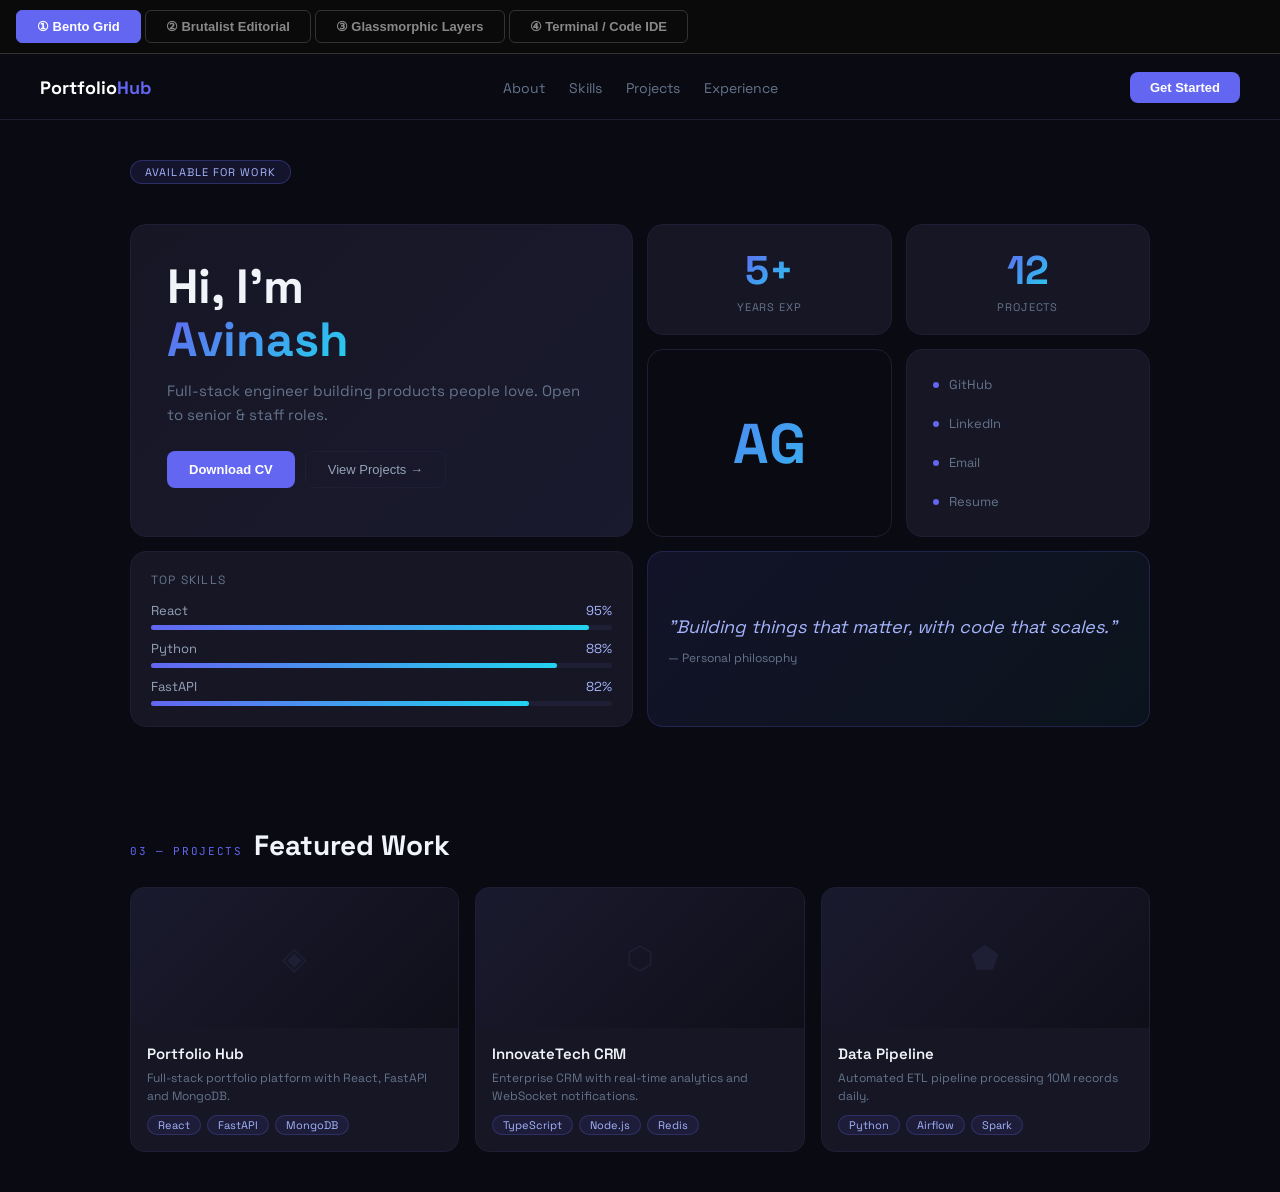
<file: public/design-preview.html>
<!DOCTYPE html>
<html lang="en">
<head>
<meta charset="UTF-8" />
<meta name="viewport" content="width=device-width, initial-scale=1.0"/>
<title>Design Previews</title>
<link href="https://fonts.googleapis.com/css2?family=Space+Grotesk:wght@400;500;600;700&family=Inter:wght@300;400;500;600&family=JetBrains+Mono:wght@400;500;700&family=Unbounded:wght@700;900&display=swap" rel="stylesheet"/>
<style>
*{margin:0;padding:0;box-sizing:border-box}
body{font-family:'Inter',sans-serif;background:#111}

/* Tab switcher */
.tabs{position:fixed;top:0;left:0;right:0;z-index:999;background:#0a0a0a;border-bottom:1px solid #333;display:flex;gap:4px;padding:10px 16px}
.tab{padding:8px 20px;border-radius:6px;cursor:pointer;font-size:13px;font-weight:600;border:1px solid #333;color:#888;background:transparent;transition:all .2s}
.tab.active{background:#6366f1;border-color:#6366f1;color:#fff}
.design{display:none;padding-top:56px}
.design.active{display:block}

/* ═══════════════════════════════════════════
   DESIGN 1 — BENTO GRID
═══════════════════════════════════════════ */
#d1{background:#0a0a12;color:#f1f5f9;font-family:'Space Grotesk',sans-serif}

.d1-nav{padding:16px 40px;display:flex;justify-content:space-between;align-items:center;border-bottom:1px solid #1e1e35}
.d1-logo{font-weight:700;font-size:18px;color:#fff}
.d1-logo span{color:#6366f1}
.d1-nav-links{display:flex;gap:24px}
.d1-nav-links a{color:#64748b;text-decoration:none;font-size:14px;transition:color .2s}
.d1-nav-links a:hover{color:#fff}
.d1-nav-btn{background:#6366f1;color:#fff;border:none;padding:8px 20px;border-radius:8px;font-size:13px;font-weight:600;cursor:pointer}

.d1-hero{padding:40px 40px 60px;max-width:1100px;margin:0 auto}
.d1-tag{display:inline-block;background:rgba(99,102,241,.12);color:#a5b4fc;border:1px solid rgba(99,102,241,.3);padding:4px 14px;border-radius:999px;font-size:11px;letter-spacing:.1em;text-transform:uppercase;margin-bottom:20px}

/* BENTO GRID */
.bento{display:grid;grid-template-columns:repeat(4,1fr);grid-template-rows:auto;gap:14px;margin-top:20px}

.bento-card{background:#161625;border:1px solid #1e1e35;border-radius:16px;padding:20px;transition:border-color .3s,box-shadow .3s}
.bento-card:hover{border-color:rgba(99,102,241,.5);box-shadow:0 0 20px rgba(99,102,241,.15)}

.b-intro{grid-column:span 2;grid-row:span 2;background:linear-gradient(135deg,#161625,#1a1a2e);padding:36px}
.b-intro h1{font-size:48px;font-weight:700;line-height:1.1;margin-bottom:12px}
.b-intro h1 span{background:linear-gradient(135deg,#6366f1,#22d3ee);-webkit-background-clip:text;-webkit-text-fill-color:transparent}
.b-intro p{color:#64748b;font-size:15px;margin-bottom:24px;line-height:1.6}
.b-intro-btns{display:flex;gap:10px}
.btn-p{background:#6366f1;color:#fff;border:none;padding:10px 22px;border-radius:8px;font-size:13px;font-weight:600;cursor:pointer}
.btn-g{background:transparent;color:#94a3b8;border:1px solid #1e1e35;padding:10px 22px;border-radius:8px;font-size:13px;font-weight:500;cursor:pointer}

.b-stat{display:flex;flex-direction:column;align-items:center;justify-content:center;text-align:center}
.b-stat .num{font-size:40px;font-weight:700;background:linear-gradient(135deg,#6366f1,#22d3ee);-webkit-background-clip:text;-webkit-text-fill-color:transparent}
.b-stat .lbl{font-size:11px;color:#64748b;text-transform:uppercase;letter-spacing:.08em;margin-top:4px}

.b-skill{display:flex;flex-direction:column;gap:10px}
.b-skill .s-row{display:flex;justify-content:space-between;align-items:center;font-size:13px;color:#94a3b8}
.b-skill .bar{background:#1e1e35;border-radius:999px;height:5px;margin-top:6px}
.b-skill .fill{height:100%;border-radius:999px;background:linear-gradient(90deg,#6366f1,#22d3ee)}

.b-avatar{display:flex;align-items:center;justify-content:center;background:linear-gradient(135deg,#6366f1,#22d3ee);border-radius:16px;font-size:56px;font-weight:700;color:transparent;-webkit-background-clip:text;background-clip:text;min-height:120px}

.b-links{display:flex;flex-direction:column;gap:10px}
.b-link{display:flex;align-items:center;gap:10px;color:#64748b;font-size:13px;text-decoration:none;padding:6px;border-radius:8px;transition:color .2s,background .2s}
.b-link:hover{color:#a5b4fc;background:rgba(99,102,241,.08)}
.b-link-dot{width:6px;height:6px;background:#6366f1;border-radius:50%}

.b-dark-card{background:linear-gradient(135deg,rgba(99,102,241,.1),rgba(34,211,238,.05));border:1px solid rgba(99,102,241,.2)}

/* Project grid under hero */
.d1-section{padding:40px;max-width:1100px;margin:0 auto}
.sec-hdr{display:flex;align-items:baseline;gap:12px;margin-bottom:24px}
.sec-num{font-size:11px;color:#6366f1;letter-spacing:.15em;text-transform:uppercase;font-family:'JetBrains Mono',monospace}
.sec-title{font-size:28px;font-weight:700;color:#f1f5f9}

.proj-grid{display:grid;grid-template-columns:repeat(3,1fr);gap:16px}
.proj-card{background:#161625;border:1px solid #1e1e35;border-radius:14px;overflow:hidden;cursor:pointer;transition:all .3s}
.proj-card:hover{border-color:rgba(99,102,241,.5);transform:translateY(-4px);box-shadow:0 12px 40px rgba(0,0,0,.4)}
.proj-img{height:140px;background:linear-gradient(135deg,#1a1a2e,#0f0f1a);display:flex;align-items:center;justify-content:center;font-size:32px;color:#1e1e35}
.proj-body{padding:16px}
.proj-title{font-size:15px;font-weight:600;color:#f1f5f9;margin-bottom:6px}
.proj-desc{font-size:12px;color:#64748b;line-height:1.5;margin-bottom:10px}
.proj-tags{display:flex;flex-wrap:wrap;gap:6px}
.tag{background:rgba(99,102,241,.1);color:#a5b4fc;border:1px solid rgba(99,102,241,.25);padding:2px 10px;border-radius:999px;font-size:11px}

/* ═══════════════════════════════════════════
   DESIGN 2 — BRUTALIST EDITORIAL
═══════════════════════════════════════════ */
#d2{background:#0c0c0c;color:#f5f5f5;font-family:'Space Grotesk',sans-serif}

.d2-nav{display:flex;justify-content:space-between;align-items:center;padding:20px 60px;border-bottom:1px solid #222}
.d2-logo{font-family:'Unbounded',sans-serif;font-size:14px;font-weight:900;letter-spacing:-.02em}
.d2-nav-r{display:flex;gap:32px;align-items:center}
.d2-nav-r a{color:#666;text-decoration:none;font-size:13px;letter-spacing:.08em;text-transform:uppercase;transition:color .2s}
.d2-nav-r a:hover{color:#fff}

.d2-hero{padding:60px 60px 0;position:relative;overflow:hidden}
.d2-available{display:inline-flex;align-items:center;gap:8px;background:#111;border:1px solid #333;padding:6px 16px;border-radius:999px;font-size:12px;color:#888;margin-bottom:40px}
.d2-dot{width:8px;height:8px;background:#22d3ee;border-radius:50%;animation:pulse 2s infinite}
@keyframes pulse{0%,100%{opacity:1}50%{opacity:.3}}

.d2-name{font-family:'Unbounded',sans-serif;font-size:clamp(56px,8vw,100px);font-weight:900;line-height:.9;letter-spacing:-.04em;text-transform:uppercase;margin-bottom:0}
.d2-name .accent{color:#6366f1}
.d2-name .outline{-webkit-text-stroke:2px #333;color:transparent}

.d2-belt{display:flex;justify-content:space-between;align-items:flex-end;margin-top:24px;padding-bottom:40px;border-bottom:1px solid #222}
.d2-role{font-size:18px;color:#888;max-width:320px;line-height:1.5}
.d2-role strong{color:#f5f5f5}
.d2-stats{display:flex;gap:40px}
.d2-stat .n{font-family:'Unbounded',sans-serif;font-size:36px;font-weight:900;color:#f5f5f5}
.d2-stat .l{font-size:11px;color:#555;text-transform:uppercase;letter-spacing:.1em;margin-top:4px}

/* Big decorative number */
.d2-section{position:relative;padding:60px;overflow:hidden}
.d2-deco-num{position:absolute;top:-20px;right:40px;font-family:'Unbounded',sans-serif;font-size:200px;font-weight:900;color:#111;line-height:1;pointer-events:none;user-select:none;z-index:0}
.d2-sec-hdr{position:relative;z-index:1;display:flex;align-items:center;gap:16px;margin-bottom:48px}
.d2-sec-line{flex:1;height:1px;background:#222}
.d2-sec-label{font-size:11px;color:#555;text-transform:uppercase;letter-spacing:.2em;white-space:nowrap}
.d2-sec-title{font-family:'Unbounded',sans-serif;font-size:40px;font-weight:900;letter-spacing:-.03em;position:relative;z-index:1;margin-bottom:40px}

/* Editorial project */
.d2-proj{display:grid;grid-template-columns:1fr 1fr;gap:0;border:1px solid #222;border-radius:4px;overflow:hidden;margin-bottom:24px;position:relative;z-index:1}
.d2-proj.flip{direction:rtl}
.d2-proj.flip > *{direction:ltr}
.d2-proj-img{height:260px;background:linear-gradient(135deg,#1a1a2e,#0f0f1a);display:flex;align-items:center;justify-content:center;font-size:48px;color:#222}
.d2-proj-body{padding:40px;display:flex;flex-direction:column;justify-content:space-between;background:#0f0f0f}
.d2-proj-num{font-family:'JetBrains Mono',monospace;font-size:11px;color:#555;margin-bottom:12px;letter-spacing:.1em}
.d2-proj-title{font-family:'Unbounded',sans-serif;font-size:22px;font-weight:900;letter-spacing:-.02em;margin-bottom:12px;color:#f5f5f5}
.d2-proj-desc{font-size:13px;color:#666;line-height:1.7;margin-bottom:20px}
.d2-proj-link{font-size:12px;color:#6366f1;text-decoration:none;letter-spacing:.08em;text-transform:uppercase;display:inline-flex;align-items:center;gap:6px}
.d2-proj-link::after{content:'→'}

/* Skills as flat chips */
.d2-skills{display:flex;flex-wrap:wrap;gap:12px;position:relative;z-index:1}
.d2-skill-chip{border:1px solid #222;padding:10px 20px;font-size:13px;color:#888;cursor:default;transition:all .2s}
.d2-skill-chip:hover{border-color:#6366f1;color:#f5f5f5;background:#6366f1}

/* ═══════════════════════════════════════════
   DESIGN 3 — GLASSMORPHIC LAYERS
═══════════════════════════════════════════ */
#d3{min-height:100vh;background:#080812;color:#f1f5f9;font-family:'Inter',sans-serif;position:relative}

.d3-mesh{position:fixed;inset:0;z-index:0;pointer-events:none;background:
  radial-gradient(ellipse at 20% 20%, rgba(99,102,241,.25) 0%, transparent 50%),
  radial-gradient(ellipse at 80% 80%, rgba(139,92,246,.2) 0%, transparent 50%),
  radial-gradient(ellipse at 50% 50%, rgba(34,211,238,.1) 0%, transparent 60%)}
.d3-noise{position:fixed;inset:0;z-index:1;pointer-events:none;opacity:.03;background-image:url("data:image/svg+xml,%3Csvg viewBox='0 0 256 256' xmlns='http://www.w3.org/2000/svg'%3E%3Cfilter id='n'%3E%3CfeTurbulence type='fractalNoise' baseFrequency='0.9' numOctaves='4' stitchTiles='stitch'/%3E%3C/filter%3E%3Crect width='100%25' height='100%25' filter='url(%23n)'/%3E%3C/svg%3E")}

.d3-wrap{position:relative;z-index:2}
.d3-nav{padding:20px 40px;display:flex;justify-content:space-between;align-items:center}
.d3-glass-nav{background:rgba(255,255,255,.04);backdrop-filter:blur(20px);border:1px solid rgba(255,255,255,.08);padding:10px 24px;border-radius:999px;display:flex;gap:24px;align-items:center}
.d3-glass-nav a{color:#64748b;text-decoration:none;font-size:13px;transition:color .2s}
.d3-glass-nav a:hover{color:#f1f5f9}
.d3-hero{padding:60px 40px;display:flex;flex-direction:column;align-items:center;text-align:center;gap:60px}
.d3-hero-inner{position:relative;max-width:700px}

/* Floating cards */
.d3-card{background:rgba(255,255,255,.05);backdrop-filter:blur(24px);border:1px solid rgba(255,255,255,.1);border-radius:20px;padding:24px}

.d3-hero-name{font-family:'Space Grotesk',sans-serif;font-size:64px;font-weight:700;line-height:1.05;margin:24px 0 16px}
.d3-hero-name .g{background:linear-gradient(135deg,#818cf8,#22d3ee);-webkit-background-clip:text;-webkit-text-fill-color:transparent}
.d3-hero-role{font-size:18px;color:#64748b;margin-bottom:32px}
.d3-hero-btns{display:flex;gap:12px;justify-content:center}
.d3-btn-glow{background:linear-gradient(135deg,#6366f1,#8b5cf6);color:#fff;border:none;padding:12px 28px;border-radius:12px;font-size:14px;font-weight:600;cursor:pointer;box-shadow:0 0 30px rgba(99,102,241,.4);transition:box-shadow .3s}
.d3-btn-glow:hover{box-shadow:0 0 50px rgba(99,102,241,.7)}
.d3-btn-ghost{background:rgba(255,255,255,.06);color:#94a3b8;border:1px solid rgba(255,255,255,.1);padding:12px 28px;border-radius:12px;font-size:14px;cursor:pointer}

/* Floating stat cards */
.d3-stats-row{display:flex;gap:16px;justify-content:center}
.d3-stat-card{text-align:center;padding:20px 32px;background:rgba(255,255,255,.05);backdrop-filter:blur(20px);border:1px solid rgba(255,255,255,.08);border-radius:16px}
.d3-stat-card .n{font-family:'Space Grotesk',sans-serif;font-size:36px;font-weight:700;background:linear-gradient(135deg,#818cf8,#22d3ee);-webkit-background-clip:text;-webkit-text-fill-color:transparent}
.d3-stat-card .l{font-size:12px;color:#64748b;margin-top:4px;text-transform:uppercase;letter-spacing:.07em}

/* Skills rings */
.d3-skills-section{padding:60px 40px;max-width:900px;margin:0 auto}
.d3-skills-grid{display:grid;grid-template-columns:repeat(4,1fr);gap:20px;margin-top:32px}
.d3-ring-card{background:rgba(255,255,255,.04);backdrop-filter:blur(20px);border:1px solid rgba(255,255,255,.08);border-radius:20px;padding:24px;display:flex;flex-direction:column;align-items:center;text-align:center;gap:12px;transition:border-color .3s,box-shadow .3s}
.d3-ring-card:hover{border-color:rgba(99,102,241,.4);box-shadow:0 0 30px rgba(99,102,241,.15)}
.ring-svg{width:80px;height:80px}
.ring-track{fill:none;stroke:rgba(99,102,241,.15);stroke-width:6}
.ring-fill{fill:none;stroke-width:6;stroke-linecap:round;transform:rotate(-90deg);transform-origin:50% 50%}
.ring-label{font-family:'Space Grotesk',sans-serif;font-size:14px;font-weight:600;color:#f1f5f9}
.ring-sub{font-size:11px;color:#64748b}

.d3-sec-hdr{text-align:center;margin-bottom:8px}
.d3-sec-label{font-size:11px;color:#6366f1;text-transform:uppercase;letter-spacing:.15em;font-family:'JetBrains Mono',monospace}
.d3-sec-title{font-family:'Space Grotesk',sans-serif;font-size:32px;font-weight:700;color:#f1f5f9;margin-top:8px}

/* ═══════════════════════════════════════════
   DESIGN 4 — TERMINAL / CODE IDE
═══════════════════════════════════════════ */
#d4{background:#0d1117;color:#e6edf3;font-family:'JetBrains Mono',monospace}

.d4-titlebar{background:#161b22;border-bottom:1px solid #30363d;padding:10px 16px;display:flex;align-items:center;gap:8px}
.d4-dots{display:flex;gap:6px}
.d4-dots span{width:12px;height:12px;border-radius:50%}
.d4-dots .r{background:#ff5f57}
.d4-dots .y{background:#febc2e}
.d4-dots .g{background:#28c840}
.d4-filename{margin-left:12px;font-size:12px;color:#8b949e;letter-spacing:.02em}
.d4-tabs{display:flex;gap:0;border-bottom:1px solid #21262d}
.d4-tab-item{padding:8px 24px;font-size:12px;color:#8b949e;border-right:1px solid #21262d;cursor:pointer;transition:all .2s;border-bottom:2px solid transparent}
.d4-tab-item.active{color:#e6edf3;border-bottom-color:#6366f1;background:#0d1117}

.d4-content{display:grid;grid-template-columns:240px 1fr;min-height:calc(100vh - 100px)}
.d4-sidebar{background:#161b22;border-right:1px solid #21262d;padding:16px 0}
.d4-sidebar-sec{margin-bottom:16px}
.d4-sidebar-hdr{padding:6px 16px;font-size:10px;color:#8b949e;text-transform:uppercase;letter-spacing:.1em}
.d4-sidebar-item{padding:5px 16px 5px 28px;font-size:12px;color:#8b949e;cursor:pointer;transition:all .2s;display:flex;align-items:center;gap:8px}
.d4-sidebar-item:hover,.d4-sidebar-item.active{background:rgba(99,102,241,.1);color:#e6edf3}
.d4-sidebar-item::before{content:'';width:6px;height:6px;background:#6366f1;border-radius:50%;opacity:0}
.d4-sidebar-item.active::before{opacity:1}

.d4-editor{padding:0;overflow:hidden}
.d4-line-area{display:grid;grid-template-columns:48px 1fr}
.d4-line-nums{background:#0d1117;padding:24px 0;text-align:right;border-right:1px solid #21262d}
.d4-ln{font-size:12px;color:#3d444d;padding:0 12px 0 0;line-height:24px}
.d4-code{padding:24px 24px;font-size:13px;line-height:24px;overflow-x:auto}

/* Syntax colors */
.kw{color:#ff7b72}   /* keywords */
.fn{color:#d2a8ff}   /* functions */
.str{color:#a5d6ff}  /* strings */
.num{color:#79c0ff}  /* numbers */
.cmt{color:#8b949e;font-style:italic}  /* comments */
.prop{color:#e3b341} /* properties */
.cls{color:#ffa657}  /* class names */
.var{color:#e6edf3}  /* variables */
.punct{color:#e6edf3}

/* Hero terminal */
.d4-terminal-hero{padding:40px}
.d4-prompt-line{display:flex;align-items:flex-start;gap:12px;margin-bottom:8px}
.d4-prompt{color:#6366f1;font-size:14px}
.d4-cmd{color:#e6edf3;font-size:14px}
.d4-output{padding-left:28px;margin-bottom:20px}
.d4-output p{font-size:13px;line-height:1.8}
.d4-ascii-name{font-size:clamp(22px,3vw,40px);font-weight:700;font-family:'Space Grotesk',sans-serif;background:linear-gradient(135deg,#6366f1,#22d3ee);-webkit-background-clip:text;-webkit-text-fill-color:transparent;margin-bottom:4px;line-height:1.1}
.d4-output .role{color:#a5d6ff;font-size:13px}
.d4-output .sub{color:#8b949e;font-size:12px}
.blink{animation:blink 1s step-end infinite;color:#6366f1}
@keyframes blink{0%,100%{opacity:1}50%{opacity:0}}

.d4-skills-section{padding:0 40px 40px}
.d4-skill-rows{display:grid;grid-template-columns:1fr 1fr;gap:0}
.d4-skill-cat{padding-right:40px;border-right:1px solid #21262d}
.d4-skill-cat:last-child{border-right:none;padding-left:40px;padding-right:0}
.d4-cat-hdr{font-size:12px;color:#8b949e;margin-bottom:12px;padding-bottom:8px;border-bottom:1px solid #21262d}
.d4-skill-item{display:flex;justify-content:space-between;align-items:center;margin-bottom:10px;font-size:12px}
.d4-skill-name{color:#e3b341}
.d4-skill-dots{display:flex;gap:3px}
.d4-skill-dot{width:10px;height:10px;border-radius:2px;background:#21262d}
.d4-skill-dot.on{background:#6366f1}

.d4-git-section{padding:0 40px 40px}
.d4-git-log{background:#0a0c10;border:1px solid #21262d;border-radius:6px;padding:16px;font-size:12px}
.d4-git-entry{display:flex;align-items:flex-start;gap:12px;margin-bottom:14px;padding-bottom:14px;border-bottom:1px solid #161b22}
.d4-git-entry:last-child{border-bottom:none;margin-bottom:0;padding-bottom:0}
.d4-hash{color:#d2a8ff;min-width:52px}
.d4-msg{color:#e6edf3}
.d4-author{color:#8b949e;font-size:11px;margin-top:2px}
.d4-date{color:#8b949e;font-size:11px;margin-left:auto;white-space:nowrap}
</style>
</head>
<body>

<div class="tabs">
  <button class="tab active" onclick="show('d1',this)">① Bento Grid</button>
  <button class="tab" onclick="show('d2',this)">② Brutalist Editorial</button>
  <button class="tab" onclick="show('d3',this)">③ Glassmorphic Layers</button>
  <button class="tab" onclick="show('d4',this)">④ Terminal / Code IDE</button>
</div>

<!-- ══════════ DESIGN 1: BENTO ══════════ -->
<div id="d1" class="design active">
  <nav class="d1-nav">
    <div class="d1-logo">Portfolio<span>Hub</span></div>
    <div class="d1-nav-links">
      <a href="#">About</a><a href="#">Skills</a><a href="#">Projects</a><a href="#">Experience</a>
    </div>
    <button class="d1-nav-btn">Get Started</button>
  </nav>

  <div class="d1-hero">
    <span class="d1-tag">Available for work</span>
    <div class="bento">
      <!-- INTRO 2x2 -->
      <div class="bento-card b-intro">
        <h1>Hi, I'm<br/><span>Avinash</span></h1>
        <p>Full-stack engineer building products people love. Open to senior & staff roles.</p>
        <div class="b-intro-btns">
          <button class="btn-p">Download CV</button>
          <button class="btn-g">View Projects →</button>
        </div>
      </div>

      <!-- STAT: Years -->
      <div class="bento-card b-stat">
        <div class="num">5+</div>
        <div class="lbl">Years Exp</div>
      </div>

      <!-- STAT: Projects -->
      <div class="bento-card b-stat">
        <div class="num">12</div>
        <div class="lbl">Projects</div>
      </div>

      <!-- AVATAR -->
      <div class="bento-card b-avatar">AG</div>

      <!-- LINKS -->
      <div class="bento-card b-links">
        <a href="#" class="b-link"><span class="b-link-dot"></span>GitHub</a>
        <a href="#" class="b-link"><span class="b-link-dot"></span>LinkedIn</a>
        <a href="#" class="b-link"><span class="b-link-dot"></span>Email</a>
        <a href="#" class="b-link"><span class="b-link-dot"></span>Resume</a>
      </div>

      <!-- TOP SKILL -->
      <div class="bento-card b-skill" style="grid-column:span 2">
        <div style="font-size:12px;color:#64748b;text-transform:uppercase;letter-spacing:.1em;margin-bottom:4px">Top Skills</div>
        <div><div class="s-row"><span>React</span><span style="color:#a5b4fc">95%</span></div><div class="bar"><div class="fill" style="width:95%"></div></div></div>
        <div><div class="s-row"><span>Python</span><span style="color:#a5b4fc">88%</span></div><div class="bar"><div class="fill" style="width:88%"></div></div></div>
        <div><div class="s-row"><span>FastAPI</span><span style="color:#a5b4fc">82%</span></div><div class="bar"><div class="fill" style="width:82%"></div></div></div>
      </div>

      <!-- QUOTE card -->
      <div class="bento-card b-dark-card" style="grid-column:span 2;display:flex;flex-direction:column;justify-content:center">
        <div style="font-size:18px;color:#a5b4fc;font-style:italic;line-height:1.5">"Building things that matter, with code that scales."</div>
        <div style="font-size:12px;color:#64748b;margin-top:10px">— Personal philosophy</div>
      </div>
    </div>
  </div>

  <!-- Projects section -->
  <div class="d1-section">
    <div class="sec-hdr">
      <span class="sec-num">03 — Projects</span>
      <div class="sec-title">Featured Work</div>
    </div>
    <div class="proj-grid">
      <div class="proj-card">
        <div class="proj-img">◈</div>
        <div class="proj-body">
          <div class="proj-title">Portfolio Hub</div>
          <div class="proj-desc">Full-stack portfolio platform with React, FastAPI and MongoDB.</div>
          <div class="proj-tags"><span class="tag">React</span><span class="tag">FastAPI</span><span class="tag">MongoDB</span></div>
        </div>
      </div>
      <div class="proj-card">
        <div class="proj-img">⬡</div>
        <div class="proj-body">
          <div class="proj-title">InnovateTech CRM</div>
          <div class="proj-desc">Enterprise CRM with real-time analytics and WebSocket notifications.</div>
          <div class="proj-tags"><span class="tag">TypeScript</span><span class="tag">Node.js</span><span class="tag">Redis</span></div>
        </div>
      </div>
      <div class="proj-card">
        <div class="proj-img">⬟</div>
        <div class="proj-body">
          <div class="proj-title">Data Pipeline</div>
          <div class="proj-desc">Automated ETL pipeline processing 10M records daily.</div>
          <div class="proj-tags"><span class="tag">Python</span><span class="tag">Airflow</span><span class="tag">Spark</span></div>
        </div>
      </div>
    </div>
  </div>
</div>

<!-- ══════════ DESIGN 2: BRUTALIST ══════════ -->
<div id="d2" class="design">
  <nav class="d2-nav">
    <div class="d2-logo">AG</div>
    <div class="d2-nav-r">
      <a href="#">Work</a><a href="#">About</a><a href="#">Skills</a><a href="#">Contact</a>
      <div style="background:#6366f1;color:#fff;padding:8px 20px;font-size:12px;letter-spacing:.08em;text-transform:uppercase;cursor:pointer">Hire Me →</div>
    </div>
  </nav>

  <div class="d2-hero">
    <div class="d2-available"><span class="d2-dot"></span> Open to work</div>
    <div class="d2-name">
      AVINASH<br/>
      <span class="outline">GUPTA</span>
    </div>
    <div class="d2-belt">
      <div class="d2-role">
        <strong>Software Engineer</strong> crafting high-performance<br/>
        web applications and scalable systems.
      </div>
      <div class="d2-stats">
        <div class="d2-stat"><div class="n">5+</div><div class="l">Years</div></div>
        <div class="d2-stat"><div class="n">12</div><div class="l">Projects</div></div>
        <div class="d2-stat"><div class="n">3</div><div class="l">Companies</div></div>
      </div>
    </div>
  </div>

  <!-- Projects section with big deco number -->
  <div class="d2-section">
    <div class="d2-deco-num">01</div>
    <div class="d2-sec-hdr">
      <span class="d2-sec-label">Selected work</span>
      <div class="d2-sec-line"></div>
    </div>
    <div class="d2-sec-title">Projects</div>

    <div class="d2-proj">
      <div class="d2-proj-img">⬡</div>
      <div class="d2-proj-body">
        <div>
          <div class="d2-proj-num">Project — 01</div>
          <div class="d2-proj-title">Portfolio Hub</div>
          <div class="d2-proj-desc">A full-stack platform for building and sharing professional portfolios. Built with React, FastAPI, and MongoDB. Features real-time messaging via WebSocket.</div>
        </div>
        <div style="display:flex;justify-content:space-between;align-items:flex-end">
          <div style="display:flex;gap:10px;flex-wrap:wrap">
            <span style="border:1px solid #333;padding:4px 12px;font-size:11px;color:#666;text-transform:uppercase;letter-spacing:.08em">React</span>
            <span style="border:1px solid #333;padding:4px 12px;font-size:11px;color:#666;text-transform:uppercase;letter-spacing:.08em">FastAPI</span>
            <span style="border:1px solid #333;padding:4px 12px;font-size:11px;color:#666;text-transform:uppercase;letter-spacing:.08em">MongoDB</span>
          </div>
          <a href="#" class="d2-proj-link">View Project</a>
        </div>
      </div>
    </div>

    <div class="d2-proj flip">
      <div class="d2-proj-img">◈</div>
      <div class="d2-proj-body">
        <div>
          <div class="d2-proj-num">Project — 02</div>
          <div class="d2-proj-title">InnovateTech CRM</div>
          <div class="d2-proj-desc">Enterprise-grade CRM system with real-time analytics dashboard, role-based access control, and live notification system.</div>
        </div>
        <div style="display:flex;justify-content:space-between;align-items:flex-end">
          <div style="display:flex;gap:10px;flex-wrap:wrap">
            <span style="border:1px solid #333;padding:4px 12px;font-size:11px;color:#666;text-transform:uppercase;letter-spacing:.08em">TypeScript</span>
            <span style="border:1px solid #333;padding:4px 12px;font-size:11px;color:#666;text-transform:uppercase;letter-spacing:.08em">Node.js</span>
          </div>
          <a href="#" class="d2-proj-link">View Project</a>
        </div>
      </div>
    </div>
  </div>

  <!-- Skills flat chips -->
  <div class="d2-section" style="border-top:1px solid #222">
    <div class="d2-deco-num">02</div>
    <div class="d2-sec-hdr"><span class="d2-sec-label">Capabilities</span><div class="d2-sec-line"></div></div>
    <div class="d2-sec-title">Skills</div>
    <div class="d2-skills">
      <div class="d2-skill-chip">React</div><div class="d2-skill-chip">TypeScript</div><div class="d2-skill-chip">Python</div><div class="d2-skill-chip">FastAPI</div><div class="d2-skill-chip">MongoDB</div><div class="d2-skill-chip">Node.js</div><div class="d2-skill-chip">PostgreSQL</div><div class="d2-skill-chip">Docker</div><div class="d2-skill-chip">AWS</div><div class="d2-skill-chip">Redis</div><div class="d2-skill-chip">GraphQL</div><div class="d2-skill-chip">Tailwind CSS</div>
    </div>
  </div>
</div>

<!-- ══════════ DESIGN 3: GLASSMORPHIC ══════════ -->
<div id="d3" class="design">
  <div class="d3-mesh"></div>
  <div class="d3-noise"></div>
  <div class="d3-wrap">
    <nav class="d3-nav">
      <div style="font-family:'Space Grotesk',sans-serif;font-weight:700;font-size:16px">Portfolio<span style="color:#818cf8">Hub</span></div>
      <div class="d3-glass-nav">
        <a href="#">About</a><a href="#">Skills</a><a href="#">Projects</a><a href="#">Contact</a>
      </div>
      <div style="background:linear-gradient(135deg,#6366f1,#8b5cf6);color:#fff;padding:8px 20px;border-radius:10px;font-size:13px;font-weight:600;cursor:pointer">Hire Me</div>
    </nav>

    <div class="d3-hero">
      <div class="d3-hero-inner">
        <div style="display:inline-flex;align-items:center;gap:8px;background:rgba(99,102,241,.12);border:1px solid rgba(99,102,241,.25);padding:6px 16px;border-radius:999px;font-size:12px;color:#a5b4fc;margin-bottom:24px">
          <span style="width:6px;height:6px;background:#22d3ee;border-radius:50%;display:inline-block"></span>
          Available for new opportunities
        </div>
        <div class="d3-hero-name">Hi, I'm <span class="g">Avinash</span></div>
        <div class="d3-hero-role">Full-Stack Software Engineer · 5 years building production systems</div>
        <div class="d3-hero-btns">
          <button class="d3-btn-glow">Download Resume</button>
          <button class="d3-btn-ghost">View My Work</button>
        </div>
      </div>

      <div class="d3-stats-row">
        <div class="d3-stat-card"><div class="n">5+</div><div class="l">Years</div></div>
        <div class="d3-stat-card"><div class="n">12</div><div class="l">Projects</div></div>
        <div class="d3-stat-card"><div class="n">3</div><div class="l">Companies</div></div>
        <div class="d3-stat-card"><div class="n">20+</div><div class="l">Technologies</div></div>
      </div>
    </div>

    <div class="d3-skills-section">
      <div class="d3-sec-hdr">
        <div class="d3-sec-label">02 — Skills</div>
        <div class="d3-sec-title">Technical Expertise</div>
      </div>
      <div class="d3-skills-grid">
        <!-- Circular rings -->
        <div class="d3-ring-card">
          <svg class="ring-svg" viewBox="0 0 80 80">
            <circle class="ring-track" cx="40" cy="40" r="30"/>
            <circle class="ring-fill" cx="40" cy="40" r="30" stroke="#6366f1" stroke-dasharray="168.8" stroke-dashoffset="8.44"/>
          </svg>
          <div class="ring-label">React</div>
          <div class="ring-sub">95%</div>
        </div>
        <div class="d3-ring-card">
          <svg class="ring-svg" viewBox="0 0 80 80">
            <circle class="ring-track" cx="40" cy="40" r="30"/>
            <circle class="ring-fill" cx="40" cy="40" r="30" stroke="#22d3ee" stroke-dasharray="168.8" stroke-dashoffset="20.26"/>
          </svg>
          <div class="ring-label">Python</div>
          <div class="ring-sub">88%</div>
        </div>
        <div class="d3-ring-card">
          <svg class="ring-svg" viewBox="0 0 80 80">
            <circle class="ring-track" cx="40" cy="40" r="30"/>
            <circle class="ring-fill" cx="40" cy="40" r="30" stroke="#8b5cf6" stroke-dasharray="168.8" stroke-dashoffset="30.38"/>
          </svg>
          <div class="ring-label">FastAPI</div>
          <div class="ring-sub">82%</div>
        </div>
        <div class="d3-ring-card">
          <svg class="ring-svg" viewBox="0 0 80 80">
            <circle class="ring-track" cx="40" cy="40" r="30"/>
            <circle class="ring-fill" cx="40" cy="40" r="30" stroke="#f472b6" stroke-dasharray="168.8" stroke-dashoffset="33.76"/>
          </svg>
          <div class="ring-label">TypeScript</div>
          <div class="ring-sub">80%</div>
        </div>
      </div>
    </div>
  </div>
</div>

<!-- ══════════ DESIGN 4: TERMINAL ══════════ -->
<div id="d4" class="design">
  <div class="d4-titlebar">
    <div class="d4-dots"><span class="r"></span><span class="y"></span><span class="g"></span></div>
    <div class="d4-filename">portfolio.dev — zsh — 140×40</div>
  </div>
  <div class="d4-tabs">
    <div class="d4-tab-item active">~/about.sh</div>
    <div class="d4-tab-item">~/skills.json</div>
    <div class="d4-tab-item">~/experience.git</div>
    <div class="d4-tab-item">~/projects/</div>
  </div>
  <div class="d4-content">
    <!-- sidebar: file explorer -->
    <div class="d4-sidebar">
      <div class="d4-sidebar-sec">
        <div class="d4-sidebar-hdr">Explorer</div>
        <div class="d4-sidebar-item active">📄 about.sh</div>
        <div class="d4-sidebar-item">📄 skills.json</div>
        <div class="d4-sidebar-item">📂 projects/</div>
        <div class="d4-sidebar-item" style="padding-left:44px">📄 portfolio-hub.md</div>
        <div class="d4-sidebar-item" style="padding-left:44px">📄 innovatetech.md</div>
        <div class="d4-sidebar-item">📂 experience/</div>
        <div class="d4-sidebar-item" style="padding-left:44px">📄 innovaccer.md</div>
        <div class="d4-sidebar-item">📄 contact.sh</div>
      </div>
      <div class="d4-sidebar-sec" style="border-top:1px solid #21262d;padding-top:12px;margin-top:8px">
        <div class="d4-sidebar-hdr">Git Branch</div>
        <div class="d4-sidebar-item"><span style="color:#28c840">●</span> main</div>
      </div>
    </div>

    <!-- editor area -->
    <div class="d4-editor">
      <!-- HERO: terminal prompt -->
      <div class="d4-terminal-hero">
        <div class="d4-prompt-line">
          <span class="d4-prompt">❯</span>
          <span class="d4-cmd">./about.sh <span style="color:#8b949e">--verbose</span></span>
        </div>
        <div class="d4-output">
          <div class="d4-ascii-name">AVINASH GUPTA</div>
          <p class="role">▸ Software Engineer · Full-Stack</p>
          <p class="sub" style="margin-top:4px">▸ React · Python · FastAPI · MongoDB · TypeScript</p>
          <p class="sub">▸ 5 years of experience · Open to work</p>
        </div>
        <div class="d4-prompt-line">
          <span class="d4-prompt">❯</span>
          <span class="d4-cmd">cat skills.json</span>
        </div>
        <div class="d4-output" style="margin-top:8px">
          <div class="d4-skill-rows">
            <div class="d4-skill-cat">
              <div class="d4-cat-hdr"># Frontend</div>
              <div class="d4-skill-item">
                <span class="d4-skill-name">React / Next.js</span>
                <div class="d4-skill-dots">
                  <div class="d4-skill-dot on"></div><div class="d4-skill-dot on"></div><div class="d4-skill-dot on"></div><div class="d4-skill-dot on"></div><div class="d4-skill-dot on"></div>
                </div>
              </div>
              <div class="d4-skill-item">
                <span class="d4-skill-name">TypeScript</span>
                <div class="d4-skill-dots">
                  <div class="d4-skill-dot on"></div><div class="d4-skill-dot on"></div><div class="d4-skill-dot on"></div><div class="d4-skill-dot on"></div><div class="d4-skill-dot"></div>
                </div>
              </div>
              <div class="d4-skill-item">
                <span class="d4-skill-name">Tailwind CSS</span>
                <div class="d4-skill-dots">
                  <div class="d4-skill-dot on"></div><div class="d4-skill-dot on"></div><div class="d4-skill-dot on"></div><div class="d4-skill-dot on"></div><div class="d4-skill-dot on"></div>
                </div>
              </div>
            </div>
            <div class="d4-skill-cat">
              <div class="d4-cat-hdr"># Backend</div>
              <div class="d4-skill-item">
                <span class="d4-skill-name">Python / FastAPI</span>
                <div class="d4-skill-dots">
                  <div class="d4-skill-dot on"></div><div class="d4-skill-dot on"></div><div class="d4-skill-dot on"></div><div class="d4-skill-dot on"></div><div class="d4-skill-dot"></div>
                </div>
              </div>
              <div class="d4-skill-item">
                <span class="d4-skill-name">Node.js</span>
                <div class="d4-skill-dots">
                  <div class="d4-skill-dot on"></div><div class="d4-skill-dot on"></div><div class="d4-skill-dot on"></div><div class="d4-skill-dot"></div><div class="d4-skill-dot"></div>
                </div>
              </div>
              <div class="d4-skill-item">
                <span class="d4-skill-name">MongoDB / SQL</span>
                <div class="d4-skill-dots">
                  <div class="d4-skill-dot on"></div><div class="d4-skill-dot on"></div><div class="d4-skill-dot on"></div><div class="d4-skill-dot on"></div><div class="d4-skill-dot"></div>
                </div>
              </div>
            </div>
          </div>
        </div>

        <div class="d4-prompt-line" style="margin-top:16px">
          <span class="d4-prompt">❯</span>
          <span class="d4-cmd">git log --oneline experience<span class="blink">█</span></span>
        </div>
        <div class="d4-git-section" style="padding:12px 0 0 0">
          <div class="d4-git-log">
            <div class="d4-git-entry">
              <span class="d4-hash">a3f8c12</span>
              <div>
                <div class="d4-msg">feat: Senior Engineer @ Innovaccer</div>
                <div class="d4-author">Avinash Gupta &lt;ag@innovaccer.com&gt;</div>
              </div>
              <span class="d4-date">2021 → present</span>
            </div>
            <div class="d4-git-entry">
              <span class="d4-hash">b7d2e41</span>
              <div>
                <div class="d4-msg">feat: Full-stack Dev @ StartupX</div>
                <div class="d4-author">Avinash Gupta</div>
              </div>
              <span class="d4-date">2019 → 2021</span>
            </div>
            <div class="d4-git-entry">
              <span class="d4-hash">c1a9f03</span>
              <div>
                <div class="d4-msg">init: First commit — CS degree</div>
                <div class="d4-author">Avinash Gupta</div>
              </div>
              <span class="d4-date">2015 → 2019</span>
            </div>
          </div>
        </div>
      </div>
    </div>
  </div>
</div>

<script>
function show(id, btn) {
  document.querySelectorAll('.design').forEach(d => d.classList.remove('active'));
  document.querySelectorAll('.tab').forEach(t => t.classList.remove('active'));
  document.getElementById(id).classList.add('active');
  btn.classList.add('active');
}
</script>
</body>
</html>
</file>
